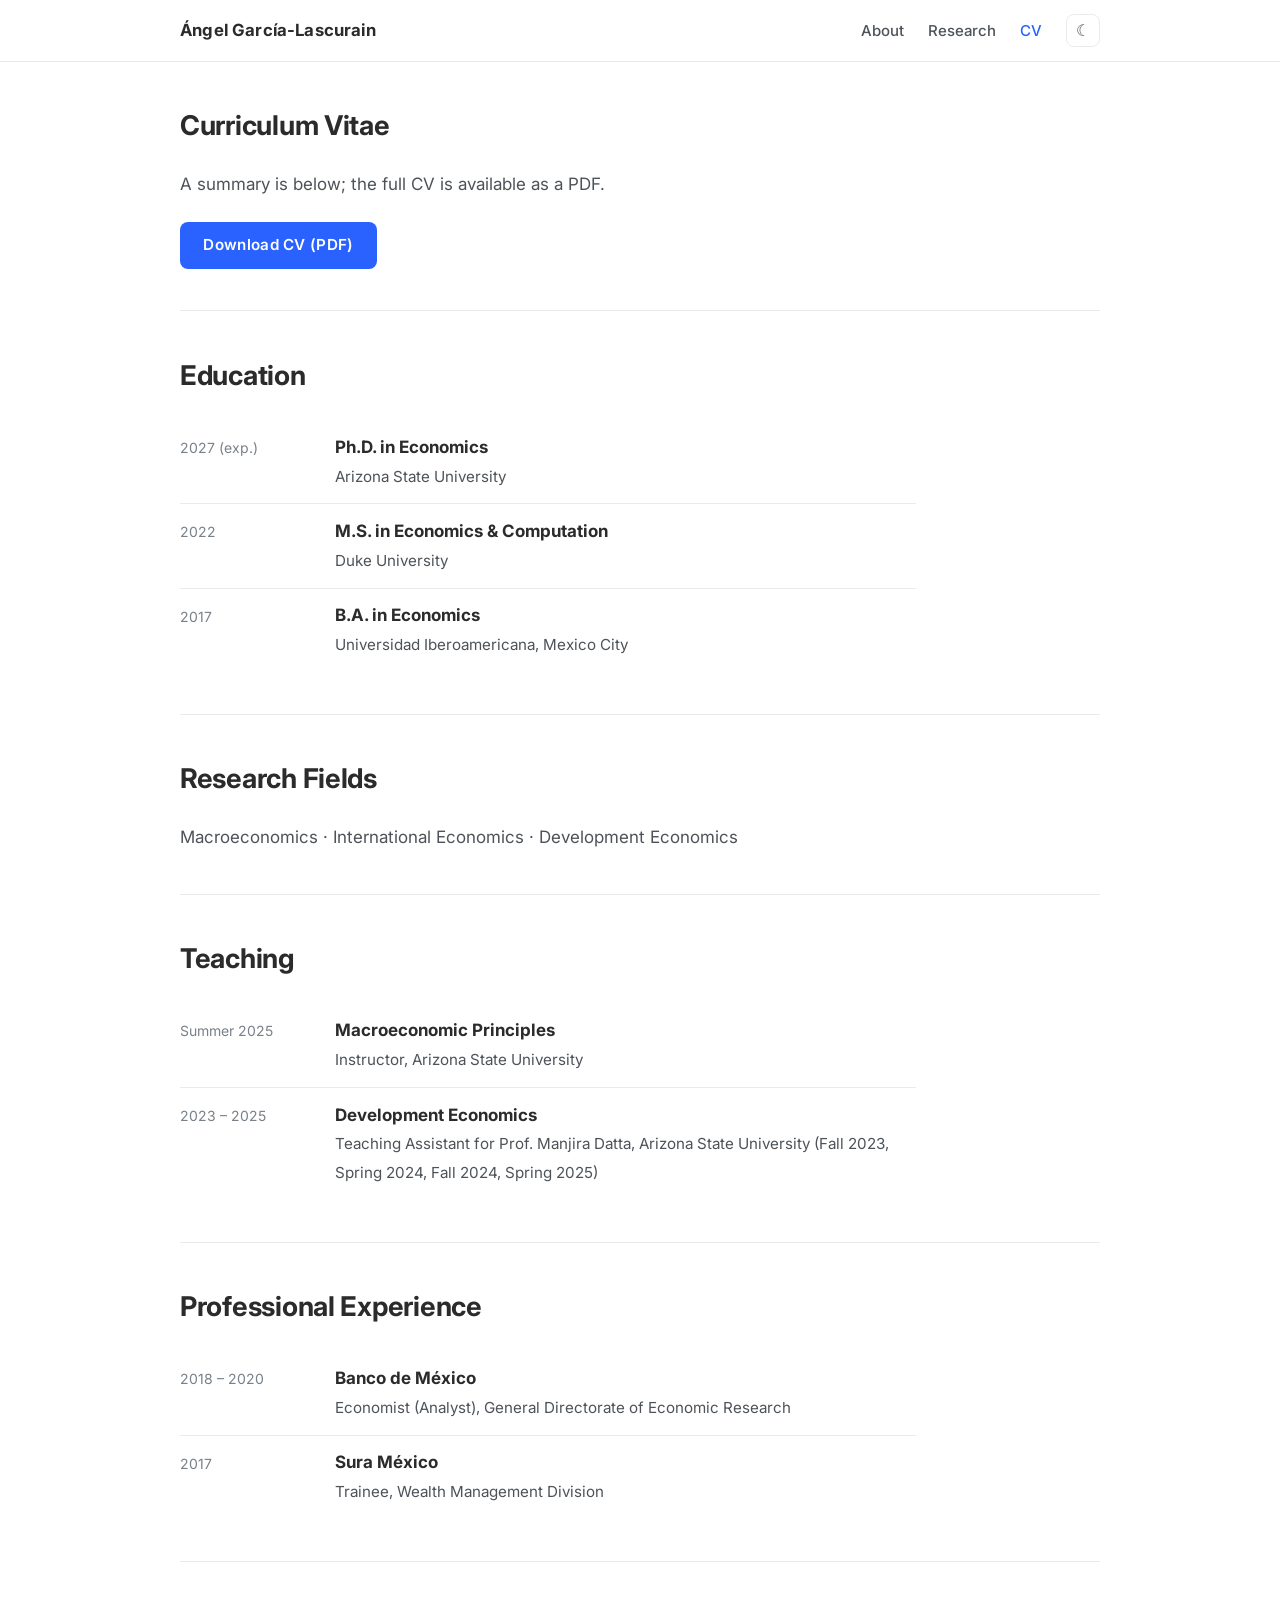
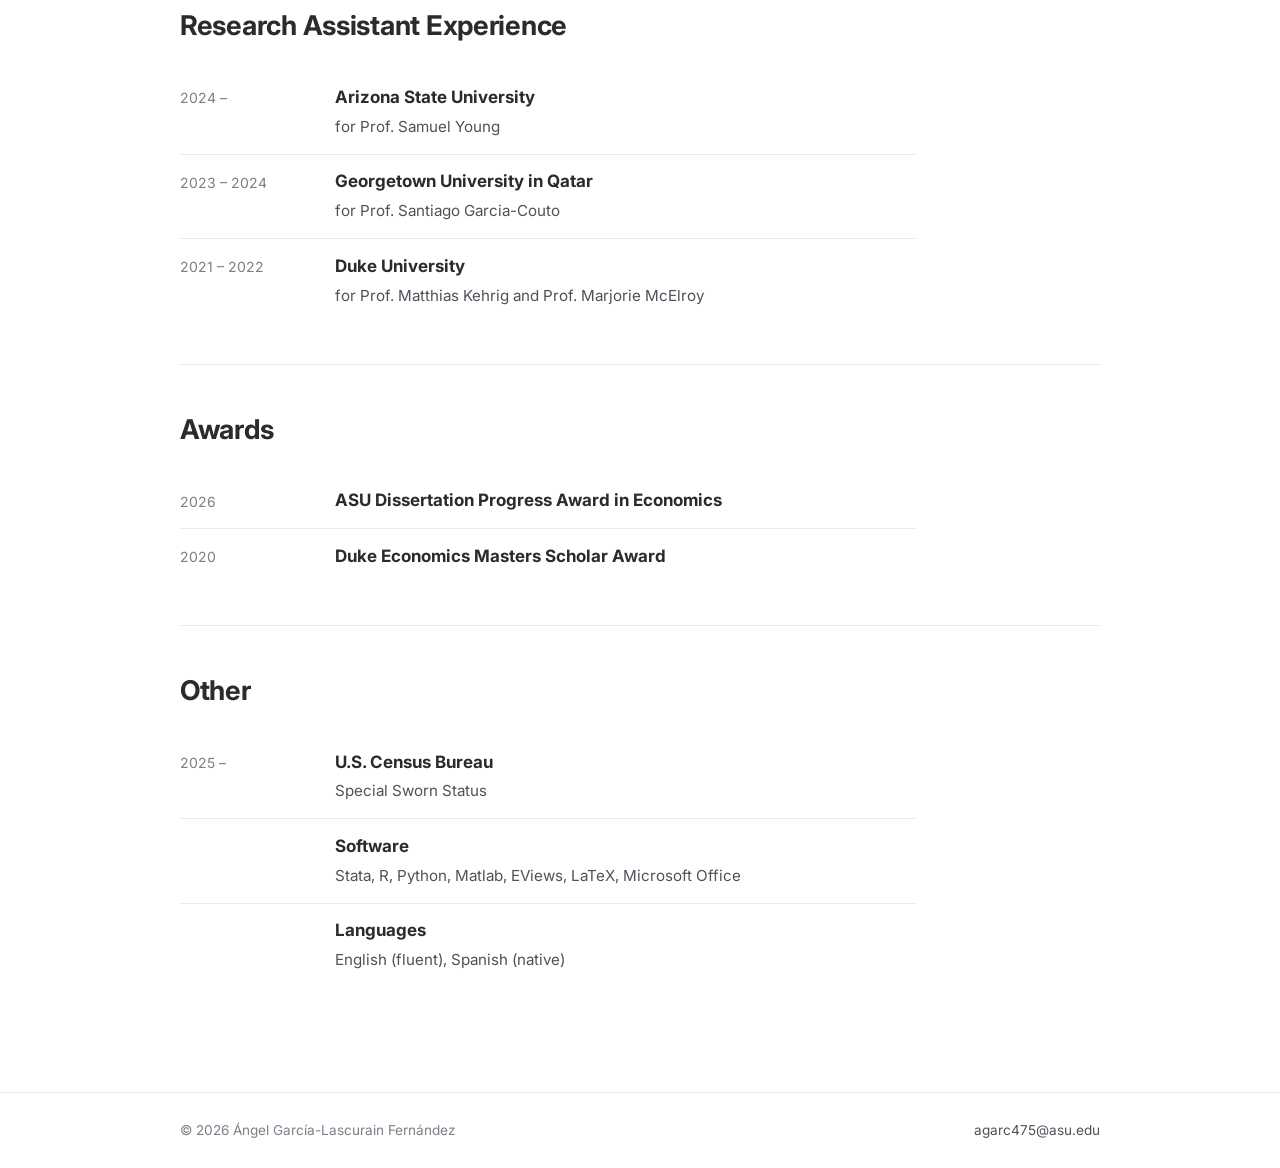
<file: index.html>
<!DOCTYPE html>
<html lang="en">
<head>
<meta charset="utf-8">
<meta name="viewport" content="width=device-width, initial-scale=1">
<title>CV — Ángel García-Lascurain Fernández</title>
<meta name="description" content="Curriculum vitae of Ángel García-Lascurain Fernández, PhD candidate in Economics at Arizona State University.">
<link rel="preconnect" href="https://fonts.googleapis.com">
<link rel="preconnect" href="https://fonts.gstatic.com" crossorigin>
<link href="https://fonts.googleapis.com/css2?family=Inter:wght@400;500;600;700&display=swap" rel="stylesheet">
<link rel="stylesheet" href="style.css">
<script>
(function(){
  var t;
  try { t = localStorage.getItem("theme"); } catch(e) {}
  if (!t) t = window.matchMedia && window.matchMedia("(prefers-color-scheme: dark)").matches ? "dark" : "light";
  document.documentElement.setAttribute("data-theme", t);
})();
</script>
</head>
<body>

<header>
  <div class="nav-inner">
    <a class="brand" href="index.html">Ángel García-Lascurain</a>
    <nav>
      <a href="index.html">About</a>
      <a href="research.html">Research</a>
      <a href="cv.html" aria-current="page">CV</a>
      <button class="theme-toggle" id="themeToggle" aria-label="Toggle dark mode">☾</button>
    </nav>
  </div>
</header>

<main>

  <section>
    <h2>Curriculum Vitae</h2>
    <p class="prose" style="margin-bottom:1.4rem;">A summary is below; the full CV is available as a PDF.</p>
    <a class="btn btn-primary" href="assets/Garcia-Lascurain_CV.pdf">Download CV (PDF)</a>
  </section>

  <section>
    <h2>Education</h2>
    <div class="cv-entry">
      <div class="when">2027 (exp.)</div>
      <div class="what"><strong>Ph.D. in Economics</strong><span>Arizona State University</span></div>
    </div>
    <div class="cv-entry">
      <div class="when">2022</div>
      <div class="what"><strong>M.S. in Economics &amp; Computation</strong><span>Duke University</span></div>
    </div>
    <div class="cv-entry">
      <div class="when">2017</div>
      <div class="what"><strong>B.A. in Economics</strong><span>Universidad Iberoamericana, Mexico City</span></div>
    </div>
  </section>

  <section>
    <h2>Research Fields</h2>
    <p class="prose">Macroeconomics · International Economics · Development Economics</p>
  </section>

  <section>
    <h2>Teaching</h2>
    <div class="cv-entry">
      <div class="when">Summer 2025</div>
      <div class="what"><strong>Macroeconomic Principles</strong><span>Instructor, Arizona State University</span></div>
    </div>
    <div class="cv-entry">
      <div class="when">2023 – 2025</div>
      <div class="what"><strong>Development Economics</strong><span>Teaching Assistant for Prof. Manjira Datta, Arizona State University (Fall 2023, Spring 2024, Fall 2024, Spring 2025)</span></div>
    </div>
  </section>

  <section>
    <h2>Professional Experience</h2>
    <div class="cv-entry">
      <div class="when">2018 – 2020</div>
      <div class="what"><strong>Banco de México</strong><span>Economist (Analyst), General Directorate of Economic Research</span></div>
    </div>
    <div class="cv-entry">
      <div class="when">2017</div>
      <div class="what"><strong>Sura México</strong><span>Trainee, Wealth Management Division</span></div>
    </div>
  </section>

  <section>
    <h2>Research Assistant Experience</h2>
    <div class="cv-entry">
      <div class="when">2024 –</div>
      <div class="what"><strong>Arizona State University</strong><span>for Prof. Samuel Young</span></div>
    </div>
    <div class="cv-entry">
      <div class="when">2023 – 2024</div>
      <div class="what"><strong>Georgetown University in Qatar</strong><span>for Prof. Santiago Garcia-Couto</span></div>
    </div>
    <div class="cv-entry">
      <div class="when">2021 – 2022</div>
      <div class="what"><strong>Duke University</strong><span>for Prof. Matthias Kehrig and Prof. Marjorie McElroy</span></div>
    </div>
  </section>

  <section>
    <h2>Awards</h2>
    <div class="cv-entry">
      <div class="when">2026</div>
      <div class="what"><strong>ASU Dissertation Progress Award in Economics</strong></div>
    </div>
    <div class="cv-entry">
      <div class="when">2020</div>
      <div class="what"><strong>Duke Economics Masters Scholar Award</strong></div>
    </div>
  </section>

  <section>
    <h2>Other</h2>
    <div class="cv-entry">
      <div class="when">2025 –</div>
      <div class="what"><strong>U.S. Census Bureau</strong><span>Special Sworn Status</span></div>
    </div>
    <div class="cv-entry">
      <div class="when"></div>
      <div class="what"><strong>Software</strong><span>Stata, R, Python, Matlab, EViews, LaTeX, Microsoft Office</span></div>
    </div>
    <div class="cv-entry">
      <div class="when"></div>
      <div class="what"><strong>Languages</strong><span>English (fluent), Spanish (native)</span></div>
    </div>
  </section>

</main>

<footer>
  <div class="footer-inner">
    <span>© 2026 Ángel García-Lascurain Fernández</span>
    <span><a href="mailto:agarc475@asu.edu">agarc475@asu.edu</a></span>
  </div>
</footer>

<script>
document.getElementById("themeToggle").addEventListener("click", function () {
  var root = document.documentElement;
  var next = root.getAttribute("data-theme") === "dark" ? "light" : "dark";
  root.setAttribute("data-theme", next);
  try { localStorage.setItem("theme", next); } catch (e) {}
});
</script>

</body>
</html>
</file>
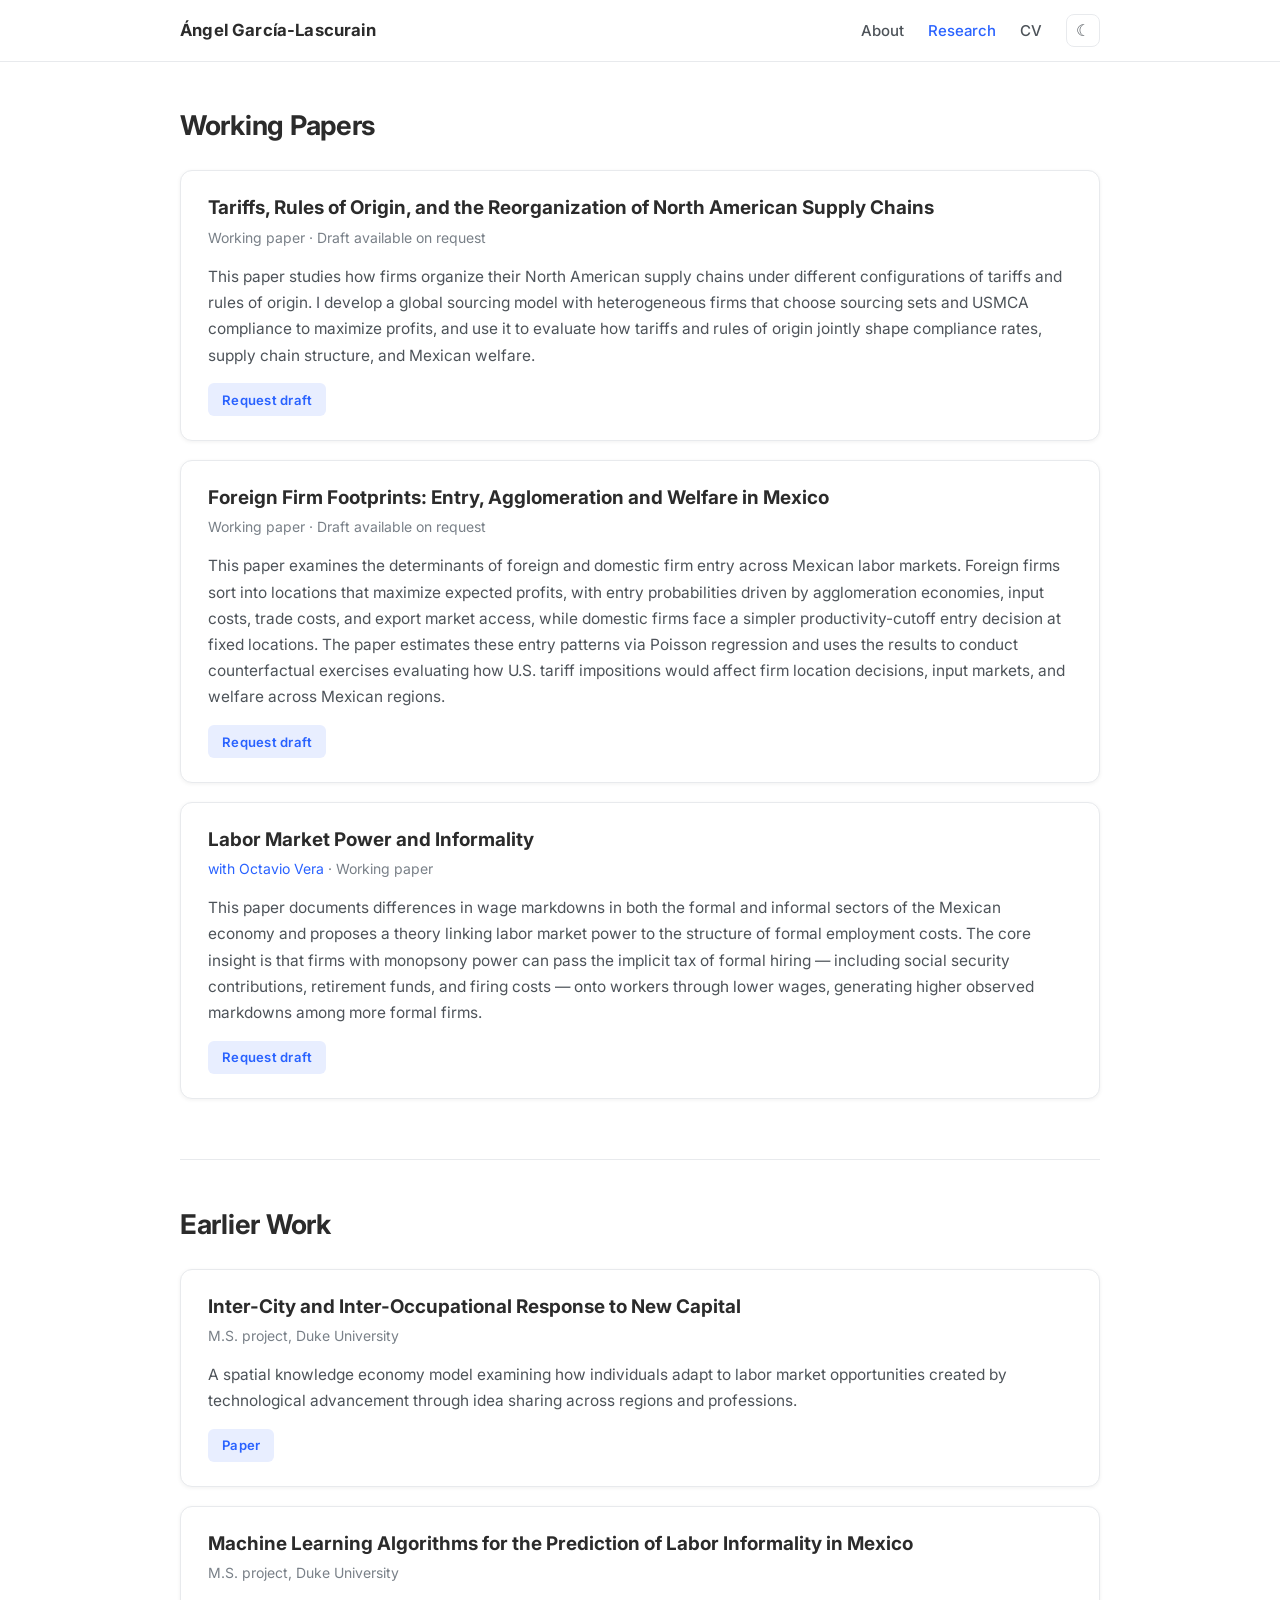
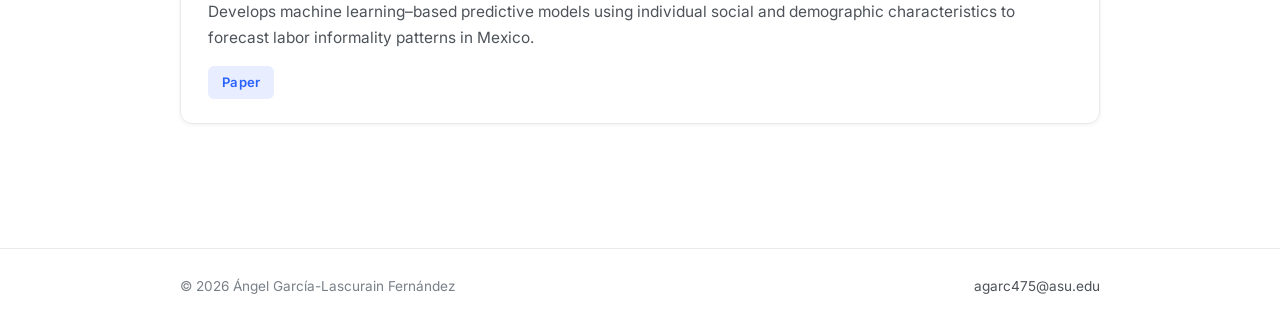
<file: research.html>
<!DOCTYPE html>
<html lang="en">
<head>
<meta charset="utf-8">
<meta name="viewport" content="width=device-width, initial-scale=1">
<title>Research — Ángel García-Lascurain Fernández</title>
<meta name="description" content="Working papers and research by Ángel García-Lascurain Fernández: trade policy, supply chains, firm entry, and labor market informality in Mexico.">
<link rel="preconnect" href="https://fonts.googleapis.com">
<link rel="preconnect" href="https://fonts.gstatic.com" crossorigin>
<link href="https://fonts.googleapis.com/css2?family=Inter:wght@400;500;600;700&display=swap" rel="stylesheet">
<link rel="stylesheet" href="style.css">
<script>
(function(){
  var t;
  try { t = localStorage.getItem("theme"); } catch(e) {}
  if (!t) t = window.matchMedia && window.matchMedia("(prefers-color-scheme: dark)").matches ? "dark" : "light";
  document.documentElement.setAttribute("data-theme", t);
})();
</script>
</head>
<body>

<header>
  <div class="nav-inner">
    <a class="brand" href="index.html">Ángel García-Lascurain</a>
    <nav>
      <a href="index.html">About</a>
      <a href="research.html" aria-current="page">Research</a>
      <a href="cv.html">CV</a>
      <button class="theme-toggle" id="themeToggle" aria-label="Toggle dark mode">☾</button>
    </nav>
  </div>
</header>

<main>

  <section>
    <h2>Working Papers</h2>

    <div class="card">
      <h3>Tariffs, Rules of Origin, and the Reorganization of North American Supply Chains</h3>
      <p class="meta">Working paper · Draft available on request</p>
      <p class="abstract">This paper studies how firms organize their North American supply chains under different configurations of tariffs and rules of origin. I develop a global sourcing model with heterogeneous firms that choose sourcing sets and USMCA compliance to maximize profits, and use it to evaluate how tariffs and rules of origin jointly shape compliance rates, supply chain structure, and Mexican welfare.</p>
      <div class="links"><a href="mailto:agarc475@asu.edu">Request draft</a></div>
    </div>

    <div class="card">
      <h3>Foreign Firm Footprints: Entry, Agglomeration and Welfare in Mexico</h3>
      <p class="meta">Working paper · Draft available on request</p>
      <p class="abstract">This paper examines the determinants of foreign and domestic firm entry across Mexican labor markets. Foreign firms sort into locations that maximize expected profits, with entry probabilities driven by agglomeration economies, input costs, trade costs, and export market access, while domestic firms face a simpler productivity-cutoff entry decision at fixed locations. The paper estimates these entry patterns via Poisson regression and uses the results to conduct counterfactual exercises evaluating how U.S. tariff impositions would affect firm location decisions, input markets, and welfare across Mexican regions.</p>
      <div class="links"><a href="mailto:agarc475@asu.edu">Request draft</a></div>
    </div>

    <div class="card">
      <h3>Labor Market Power and Informality</h3>
      <p class="meta"><span class="co">with Octavio Vera</span> · Working paper</p>
      <p class="abstract">This paper documents differences in wage markdowns in both the formal and informal sectors of the Mexican economy and proposes a theory linking labor market power to the structure of formal employment costs. The core insight is that firms with monopsony power can pass the implicit tax of formal hiring — including social security contributions, retirement funds, and firing costs — onto workers through lower wages, generating higher observed markdowns among more formal firms.</p>
      <div class="links"><a href="mailto:agarc475@asu.edu">Request draft</a></div>
    </div>

  </section>

  <section>
    <h2>Earlier Work</h2>

    <div class="card">
      <h3>Inter-City and Inter-Occupational Response to New Capital</h3>
      <p class="meta">M.S. project, Duke University</p>
      <p class="abstract">A spatial knowledge economy model examining how individuals adapt to labor market opportunities created by technological advancement through idea sharing across regions and professions.</p>
      <div class="links"><a href="https://drive.google.com/file/d/1PuNJoTUDAV33RiMV2vkWtVuqqXTGF45Y/view">Paper</a></div>
    </div>

    <div class="card">
      <h3>Machine Learning Algorithms for the Prediction of Labor Informality in Mexico</h3>
      <p class="meta">M.S. project, Duke University</p>
      <p class="abstract">Develops machine learning–based predictive models using individual social and demographic characteristics to forecast labor informality patterns in Mexico.</p>
      <div class="links"><a href="https://drive.google.com/file/d/1Wbda_UYNOlUXQ2hXKADsFIbn_oOWzpw4/view">Paper</a></div>
    </div>

  </section>

</main>

<footer>
  <div class="footer-inner">
    <span>© 2026 Ángel García-Lascurain Fernández</span>
    <span><a href="mailto:agarc475@asu.edu">agarc475@asu.edu</a></span>
  </div>
</footer>

<script>
document.getElementById("themeToggle").addEventListener("click", function () {
  var root = document.documentElement;
  var next = root.getAttribute("data-theme") === "dark" ? "light" : "dark";
  root.setAttribute("data-theme", next);
  try { localStorage.setItem("theme", next); } catch (e) {}
});
</script>

</body>
</html>
</file>
<file: style.css>
/* ===================================================================
   Ángel García-Lascurain Fernández — academic site
   Styled after the classic "Academic" theme: centered profile hero,
   blue accent, interests/education columns, light & dark modes.
   =================================================================== */

:root {
  --bg: #ffffff;
  --surface: #ffffff;
  --surface-2: #f7f8fa;
  --ink: #2b2b2b;
  --ink-soft: #4d5359;
  --ink-faint: #798088;
  --accent: #2962ff;
  --accent-soft: #e8eeff;
  --rule: #e8eaed;
  --shadow: rgba(0, 0, 0, 0.06);
  --max: 60rem;
  --narrow: 46rem;
  --sans: "Inter", -apple-system, BlinkMacSystemFont, "Segoe UI", Roboto, sans-serif;
}

[data-theme="dark"] {
  --bg: #14161a;
  --surface: #1b1e24;
  --surface-2: #202430;
  --ink: #e8eaed;
  --ink-soft: #b4bac2;
  --ink-faint: #848b94;
  --accent: #6b93ff;
  --accent-soft: #202b4a;
  --rule: #2a2e36;
  --shadow: rgba(0, 0, 0, 0.35);
}

* { box-sizing: border-box; margin: 0; padding: 0; }

html { scroll-behavior: smooth; }

body {
  font-family: var(--sans);
  font-size: 1.0625rem;
  line-height: 1.7;
  color: var(--ink);
  background: var(--bg);
  -webkit-font-smoothing: antialiased;
  transition: background 200ms, color 200ms;
}

/* ---------- header / nav ---------- */

header {
  position: sticky;
  top: 0;
  z-index: 10;
  background: color-mix(in srgb, var(--bg) 90%, transparent);
  backdrop-filter: blur(10px);
  border-bottom: 1px solid var(--rule);
}

.nav-inner {
  max-width: var(--max);
  margin: 0 auto;
  padding: 0.85rem 1.25rem;
  display: flex;
  align-items: center;
  justify-content: space-between;
  gap: 1rem;
  flex-wrap: wrap;
}

.brand {
  font-size: 1.05rem;
  font-weight: 700;
  color: var(--ink);
  text-decoration: none;
  letter-spacing: 0.01em;
}

nav { display: flex; align-items: center; }

nav a {
  color: var(--ink-soft);
  text-decoration: none;
  font-size: 0.9375rem;
  font-weight: 500;
  margin-left: 1.5rem;
  transition: color 120ms;
}

nav a:hover { color: var(--accent); }

nav a[aria-current="page"] { color: var(--accent); }

.theme-toggle {
  margin-left: 1.5rem;
  background: none;
  border: 1px solid var(--rule);
  border-radius: 8px;
  width: 2.1rem;
  height: 2.1rem;
  display: inline-flex;
  align-items: center;
  justify-content: center;
  cursor: pointer;
  color: var(--ink-soft);
  font-size: 1rem;
  transition: color 120ms, border-color 120ms;
}

.theme-toggle:hover { color: var(--accent); border-color: var(--accent); }

/* ---------- hero (centered profile) ---------- */

.hero {
  max-width: var(--narrow);
  margin: 0 auto;
  padding: 4rem 1.25rem 2.5rem;
  text-align: center;
}

.hero-photo, .hero-monogram {
  width: 190px;
  height: 190px;
  border-radius: 50%;
  object-fit: cover;
  margin-bottom: 1.4rem;
  box-shadow: 0 4px 18px var(--shadow);
}

.hero-monogram {
  display: inline-flex;
  align-items: center;
  justify-content: center;
  font-size: 3.4rem;
  font-weight: 600;
  color: var(--accent);
  background: linear-gradient(135deg, var(--accent-soft), var(--surface-2));
  border: 1px solid var(--rule);
}

.hero h1 {
  font-size: 2.1rem;
  font-weight: 700;
  line-height: 1.2;
  letter-spacing: -0.01em;
  margin-bottom: 0.4rem;
}

.hero .role {
  font-size: 1.1rem;
  color: var(--ink-soft);
  margin-bottom: 0.15rem;
}

.hero .org a {
  color: var(--accent);
  font-size: 1.05rem;
  text-decoration: none;
  font-weight: 500;
}

.hero .org a:hover { text-decoration: underline; }

.icon-row {
  display: flex;
  justify-content: center;
  gap: 0.9rem;
  margin-top: 1.5rem;
}

.icon-row a {
  display: inline-flex;
  align-items: center;
  justify-content: center;
  width: 2.7rem;
  height: 2.7rem;
  border-radius: 50%;
  color: var(--accent);
  background: var(--accent-soft);
  transition: transform 120ms, background 120ms;
}

.icon-row a:hover { transform: translateY(-2px); }

.icon-row svg { width: 1.25rem; height: 1.25rem; fill: currentColor; }

/* ---------- layout ---------- */

main { max-width: var(--max); margin: 0 auto; padding: 0 1.25rem 4rem; }

section { padding: 2.6rem 0; border-top: 1px solid var(--rule); }

section:first-of-type { border-top: none; }

h2 {
  font-size: 1.7rem;
  font-weight: 700;
  letter-spacing: -0.01em;
  margin-bottom: 1.3rem;
}

.prose { color: var(--ink-soft); max-width: var(--narrow); }
.prose strong { color: var(--ink); }
p + p { margin-top: 0.9rem; }

a.inline { color: var(--accent); text-decoration: none; }
a.inline:hover { text-decoration: underline; }

/* ---------- interests / education columns ---------- */

.two-col {
  display: grid;
  grid-template-columns: 1fr 1.3fr;
  gap: 2.5rem;
  margin-top: 2rem;
}

.two-col h3 {
  font-size: 1.15rem;
  font-weight: 700;
  margin-bottom: 0.8rem;
}

.interests { list-style: none; }

.interests li {
  color: var(--ink-soft);
  padding: 0.3rem 0 0.3rem 1.3rem;
  position: relative;
}

.interests li::before {
  content: "";
  position: absolute;
  left: 0;
  top: 0.95em;
  width: 0.45rem;
  height: 0.45rem;
  border-radius: 50%;
  background: var(--accent);
}

.edu { list-style: none; }

.edu li {
  display: flex;
  gap: 0.85rem;
  padding: 0.45rem 0;
  align-items: flex-start;
}

.edu svg {
  flex: 0 0 auto;
  width: 1.35rem;
  height: 1.35rem;
  fill: var(--accent);
  margin-top: 0.25rem;
}

.edu strong { display: block; line-height: 1.4; }

.edu span { color: var(--ink-faint); font-size: 0.9rem; }

/* ---------- paper cards ---------- */

.card {
  background: var(--surface);
  border: 1px solid var(--rule);
  border-radius: 12px;
  padding: 1.5rem 1.7rem;
  margin-bottom: 1.15rem;
  box-shadow: 0 1px 4px var(--shadow);
  transition: box-shadow 140ms, border-color 140ms;
}

.card:hover { box-shadow: 0 4px 14px var(--shadow); }

.card h3 {
  font-size: 1.18rem;
  font-weight: 700;
  line-height: 1.35;
  margin-bottom: 0.3rem;
}

.card h3 a { color: var(--ink); text-decoration: none; }
.card h3 a:hover { color: var(--accent); }

.card .meta { font-size: 0.875rem; color: var(--ink-faint); margin-bottom: 0.65rem; }
.card .meta .co { color: var(--accent); }

.card p.abstract { color: var(--ink-soft); font-size: 0.965rem; }

.card .links { margin-top: 0.9rem; display: flex; flex-wrap: wrap; gap: 0.6rem; }

.card .links a, .btn {
  display: inline-block;
  font-size: 0.82rem;
  font-weight: 600;
  letter-spacing: 0.02em;
  color: var(--accent);
  background: var(--accent-soft);
  border: 1px solid transparent;
  border-radius: 6px;
  padding: 0.28rem 0.8rem;
  text-decoration: none;
  transition: background 120ms, color 120ms;
}

.card .links a:hover, .btn:hover { background: var(--accent); color: #fff; }

.btn-primary {
  font-size: 0.95rem;
  padding: 0.6rem 1.4rem;
  color: #fff;
  background: var(--accent);
  border-radius: 8px;
}

.btn-primary:hover { filter: brightness(1.1); background: var(--accent); }

/* ---------- experience / cv entries ---------- */

.cv-entry {
  display: grid;
  grid-template-columns: 8.5rem 1fr;
  gap: 1.2rem;
  padding: 0.8rem 0;
  border-bottom: 1px solid var(--rule);
  max-width: var(--narrow);
}

.cv-entry:last-child { border-bottom: none; }

.cv-entry .when { color: var(--ink-faint); font-size: 0.875rem; padding-top: 0.2rem; }

.cv-entry .what strong { display: block; }

.cv-entry .what span { color: var(--ink-soft); font-size: 0.95rem; }

/* ---------- contact ---------- */

.contact-list { list-style: none; max-width: var(--narrow); }

.contact-list li {
  display: flex;
  align-items: center;
  gap: 0.8rem;
  padding: 0.4rem 0;
  color: var(--ink-soft);
}

.contact-list svg { width: 1.15rem; height: 1.15rem; fill: var(--accent); flex: 0 0 auto; }

.contact-list a { color: var(--accent); text-decoration: none; }
.contact-list a:hover { text-decoration: underline; }

/* ---------- footer ---------- */

footer { border-top: 1px solid var(--rule); }

.footer-inner {
  max-width: var(--max);
  margin: 0 auto;
  padding: 1.6rem 1.25rem;
  font-size: 0.85rem;
  color: var(--ink-faint);
  display: flex;
  justify-content: space-between;
  flex-wrap: wrap;
  gap: 0.5rem;
}

.footer-inner a { color: var(--ink-soft); text-decoration: none; }
.footer-inner a:hover { color: var(--accent); }

/* ---------- responsive ---------- */

@media (max-width: 680px) {
  .hero { padding-top: 2.8rem; }
  .hero h1 { font-size: 1.7rem; }
  .two-col { grid-template-columns: 1fr; gap: 1.8rem; }
  .cv-entry { grid-template-columns: 1fr; gap: 0.1rem; }
  nav a { margin-left: 1rem; }
  .theme-toggle { margin-left: 1rem; }
}
</file>
